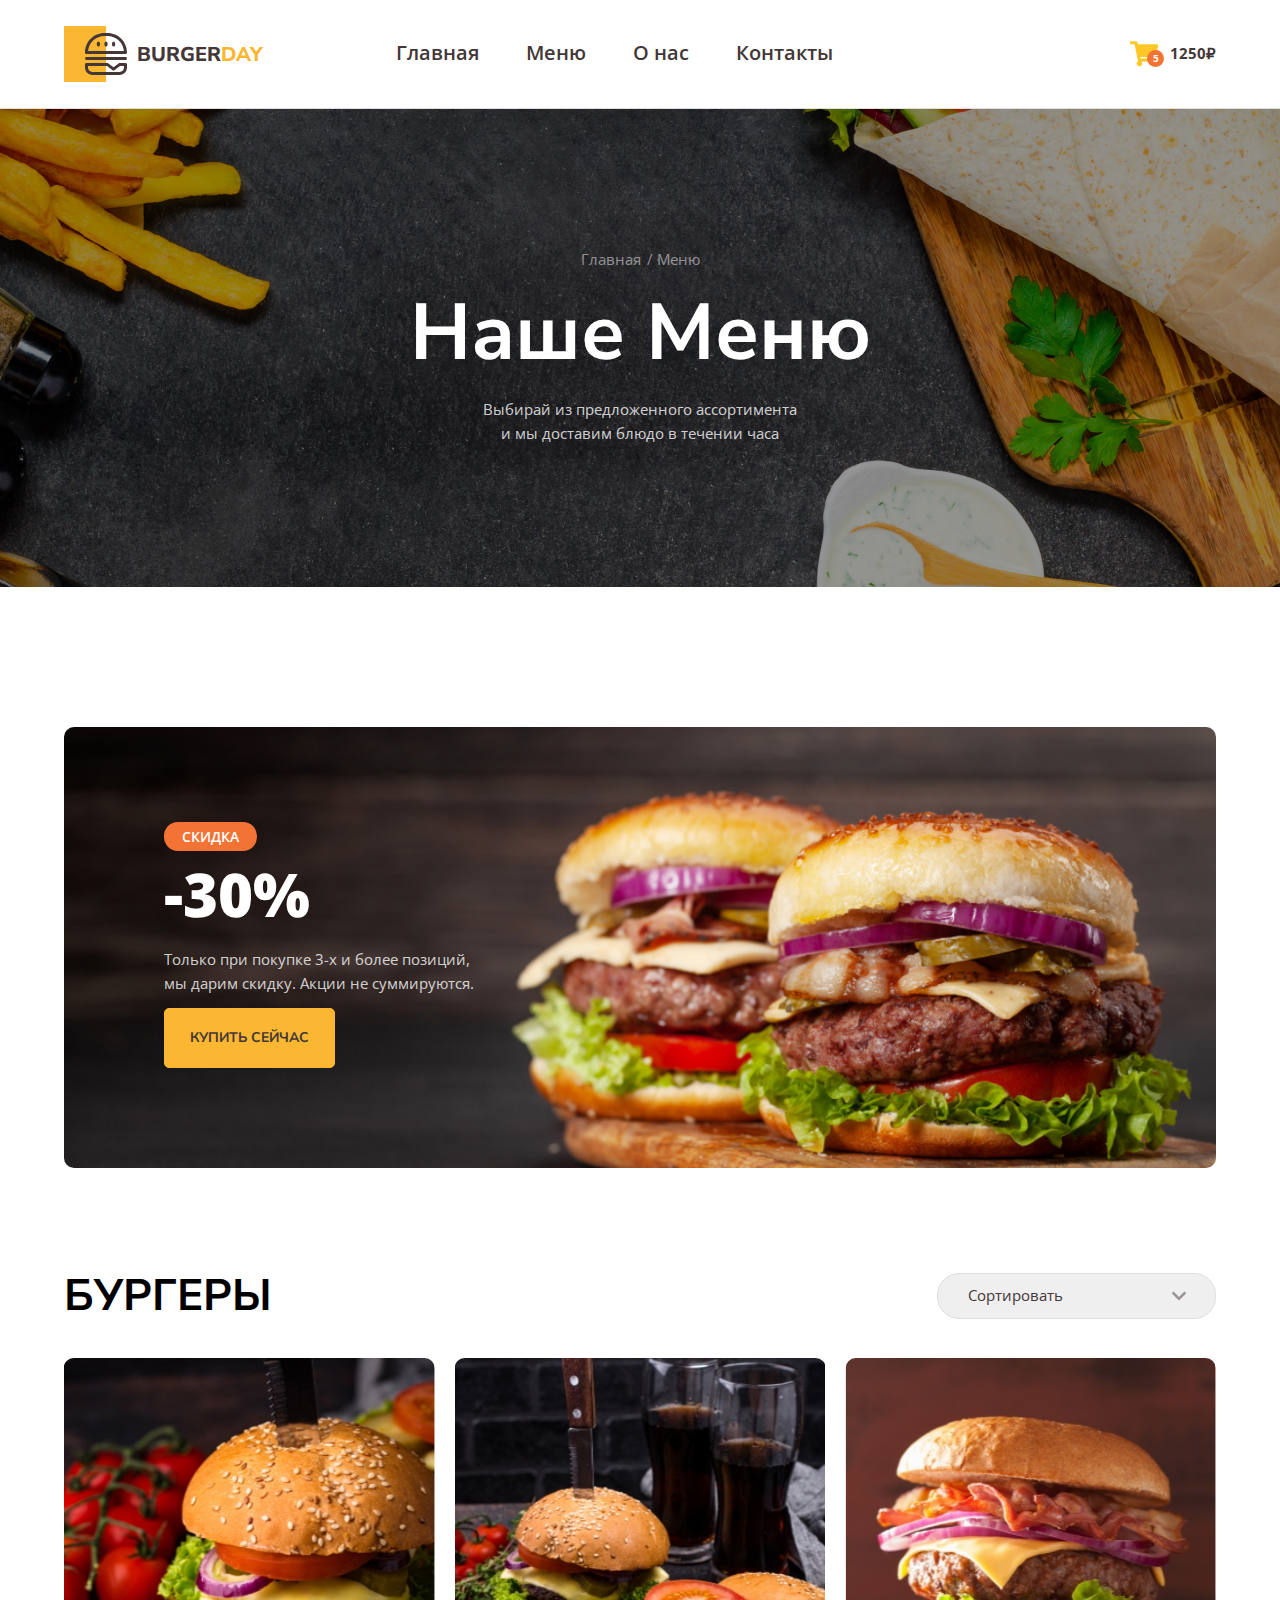
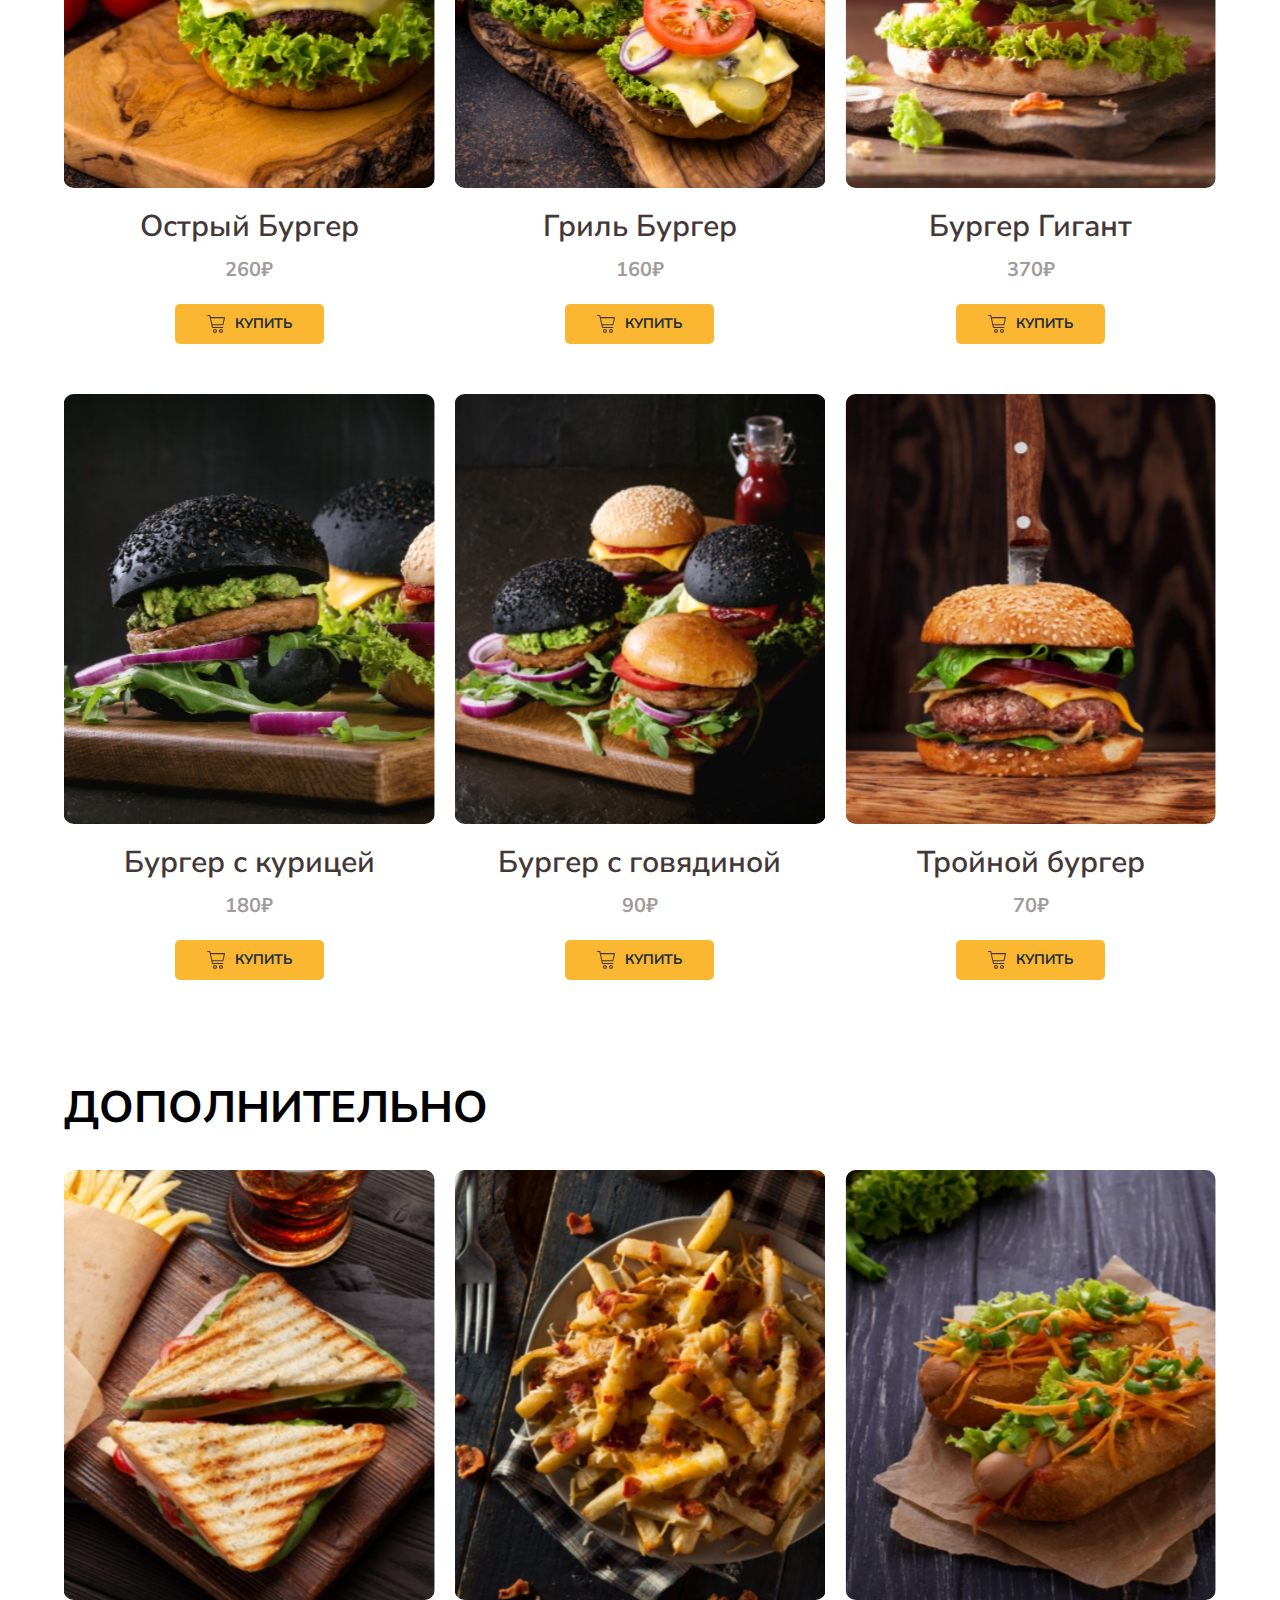
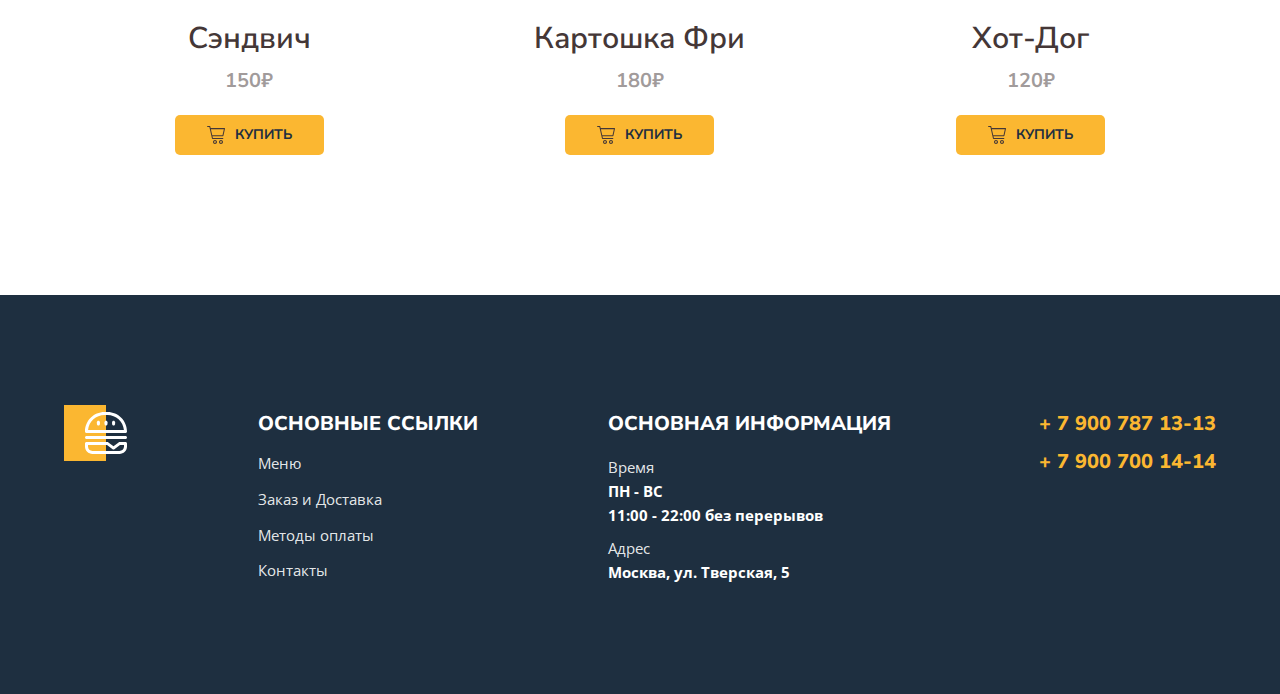
<file: index.html>
<!DOCTYPE html>
<html lang="ru">
<head>
    <meta charset="UTF-8">
    <meta name="viewport" content="width=device-width, initial-scale=1.0">
    <title>Меню - BurgerDay</title>
    <link rel="shortcut icon" href="images/favicon.ico">
    <link rel="icon" href="images/favicon.svg" type="image/svg+xml">
    <link rel="preconnect" href="https://fonts.googleapis.com">
    <link rel="preconnect" href="https://fonts.gstatic.com" crossorigin>
    <link href="https://fonts.googleapis.com/css2?family=Nunito+Sans:ital,opsz,wght@0,6..12,200..1000;1,6..12,200..1000&family=Open+Sans:ital,wght@0,300..800;1,300..800&display=swap" rel="stylesheet">
    <link rel="stylesheet" href="styles/normalize.min.css">
    <link rel="stylesheet" href="styles/main.css">
</head>
<body>
    <header class="header" id="headerTop">
        <div class="container">
            <div class="header-wrapper">
                <button class="burger-menu" onclick="openModal()"></button>
                <div class="logotype">
                    <a href="#" class="logo"></a>
                    <a href="#" class="logo-text">BURGER<span class="logo-text logo-span">DAY</span></a>
                </div>
                <nav class="nav">
                    <a href="#" class="nav-link">Главная</a>
                    <a href="index.html" class="nav-link">Меню</a>
                    <a href="#" class="nav-link">О нас</a>
                    <a href="contact.html" class="nav-link">Контакты</a>
                </nav>
                <a class="cart" href="#">1250₽ <span class="cart-count">5</span></a>
            </div>
        </div>
    </header>
    <section class="hero">
        <div class="container">
            <ul class="breadcrumbs">
                <li class="breadcrumbs-item"><a class="breadcrumbs-link" href="#">Главная</a></li>
                <li class="breadcrumbs-item">Меню</li>
            </ul>
            <h1 class="hero-title">Наше меню</h1>
            <p class="hero-description">Выбирай из предложенного ассортимента и мы доставим блюдо в&nbsp;течении часа</p>
        </div>
    </section>
    <section class="banner">
        <div class="container">
            <div class="banner-wrapper">
                <span class="banner-discount">Скидка</span>
                <h2 class="banner-title">-30%</h2>
                <p class="banner-description">
                    Только при покупке 3-х и более позиций,
                    мы дарим скидку. Акции&nbsp;не суммируются.
                </p>
                <!-- <a href="#menuBurger" class="banner-btn">Купить сейчас</a> -->
                <button href="#menuBurger" class="banner-btn">Купить сейчас</button>
            </div>
        </div>
    </section>
    <main>
        <section id="menuBurger">
            <div class="container">
                <div class="menu">
                    <div class="menu-header">
                        <h2 class="menu-title">Бургеры</h2>
                        <select class="menu-select">
                            <option value="Сортировать" disabled selected>Сортировать</option>
                            <option value="По умолчанию">По умолчанию</option>
                            <option value="По возрастанию цены">По возрастанию цены</option>
                            <option value="По убыванию цены">По убыванию цены</option>
                        </select>
                    </div>
                    <div class="menu-box">
                        <div class="menu-item">
                            <div class="menu-thumb">
                                <img src="images/menu/01.jpeg" alt="Острый бургер">
                            </div>
                            <h3 class="menu-name">Острый Бургер</h3>
                            <p class="menu-price">260₽</p>
                            <button type="button" class="menu-btn">Купить</button>
                        </div>
                        <div class="menu-item">
                            <div class="menu-thumb">
                                <img src="images/menu/02.jpeg" alt="Острый бургер">
                            </div>
                            <h3 class="menu-name">Гриль Бургер</h3>
                            <p class="menu-price">160₽</p>
                            <button type="button" class="menu-btn">Купить</button>
                        </div>
                        <div class="menu-item">
                            <div class="menu-thumb">
                                <img src="images/menu/03.jpeg" alt="Острый бургер">
                            </div>
                            <h3 class="menu-name">Бургер Гигант</h3>
                            <p class="menu-price">370₽</p>
                            <button type="button" class="menu-btn">Купить</button>
                        </div>
                        <div class="menu-item">
                            <div class="menu-thumb">
                                <img src="images/menu/04.jpeg" alt="Острый бургер">
                            </div>
                            <h3 class="menu-name">Бургер с курицей</h3>
                            <p class="menu-price">180₽</p>
                            <button type="button" class="menu-btn">Купить</button>
                        </div>
                        <div class="menu-item">
                            <div class="menu-thumb">
                                <img src="images/menu/05.jpeg" alt="Острый бургер">
                            </div>
                            <h3 class="menu-name">Бургер с говядиной</h3>
                            <p class="menu-price">90₽</p>
                            <button type="button" class="menu-btn">Купить</button>
                        </div>
                        <div class="menu-item">
                            <div class="menu-thumb">
                                <img src="images/menu/06.jpeg" alt="Острый бургер">
                            </div>
                            <h3 class="menu-name">Тройной бургер</h3>
                            <p class="menu-price">70₽</p>
                            <button type="button" class="menu-btn">Купить</button>
                        </div>
                    </div>
                </div>
            </div>
        </section>
        <section>
            <div class="container">
                <div class="menu">
                    <div class="menu-header">
                        <h2 class="menu-title">Дополнительно</h2>
                    </div>
                    <div class="menu-box _additionally">
                        <div class="menu-item _additionally">
                            <div class="menu-thumb">
                                <img src="images/menu/07.jpeg" alt="Острый бургер">
                            </div>
                            <div class="menu-info">
                                <h3 class="menu-name">Сэндвич</h3>
                                <p class="menu-price">150₽</p>
                                <button type="button" class="menu-btn">Купить</button>
                            </div>
                        </div>
                        <div class="menu-item _additionally">
                            <div class="menu-thumb">
                                <img src="images/menu/08.jpeg" alt="Острый бургер">
                            </div>
                            <div class="menu-info">
                                <h3 class="menu-name">Картошка Фри</h3>
                                <p class="menu-price">180₽</p>
                                <button type="button" class="menu-btn">Купить</button>
                            </div>
                        </div>
                        <div class="menu-item _additionally">
                            <div class="menu-thumb">
                                <img src="images/menu/09.jpeg" alt="Острый бургер">
                            </div>
                            <div class="menu-info">
                                <h3 class="menu-name">Хот-Дог</h3>
                                <p class="menu-price">120₽</p>
                                <button type="button" class="menu-btn">Купить</button>
                            </div>
                        </div>
                    </div>
                </div>
            </div>
        </section>
    </main>
    <footer class="footer">
        <div class="container">
            <div class="footer-wrapper">
                <a href="#" class="footer-logo"></a>
                <div class="footer-item">
                    <h3 class="footer-title">Основные ссылки</h3>
                    <nav class="footer-nav">
                        <a class="footer-nav-link" href="index.html">Меню</a><br>
                        <a class="footer-nav-link" href="#">Заказ и Доставка</a><br>
                        <a class="footer-nav-link" href="#">Методы оплаты</a><br>
                        <a class="footer-nav-link" href="contact.html">Контакты</a>
                    </nav>
                    <a class="footer-tel _mobile" href="tel:+79007871313">+ 7 900 787 13-13</a>
                    <a class="footer-tel _mobile" href="tel:+79007001414">+ 7 900 700 14-14</a>
                </div>
                <div class="footer-item">
                    <h3 class="footer-title">Основная информация</h3>
                    <ul class="footer-list">
                        <li>
                            <span class="footer-span">Время</span><br>
                            ПН - ВС<br>
                            11:00 - 22:00 без перерывов
                        </li> 
                        <li>
                            <span class="footer-span">Адрес</span><br>
                            Москва, ул. Тверская, 5
                        </li> 
                    </ul>
                </div>
                <div class="footer-item">
                    <a class="footer-tel" href="tel:+79007871313">+ 7 900 787 13-13</a>
                    <a class="footer-tel" href="tel:+79007001414">+ 7 900 700 14-14</a>
                </div>
            </div>
        </div>
    </footer>
    <a href="#headerTop" class="button-up hidden" id="btnUp">Наверх</a>
    <div class="modal" id="modal">
        <nav class="nav _modal">
            <a href="#" class="nav-link">Главная</a>
            <a href="index.html" class="nav-link">Меню</a>
            <a href="#" class="nav-link">О нас</a>
            <a href="contact.html" class="nav-link">Контакты</a>
        </nav>
        <button class="modal-close" onclick="closeModal()"></button>
    </div>
    <script src="scripts/script.js"></script>
</body>
</html>
</file>
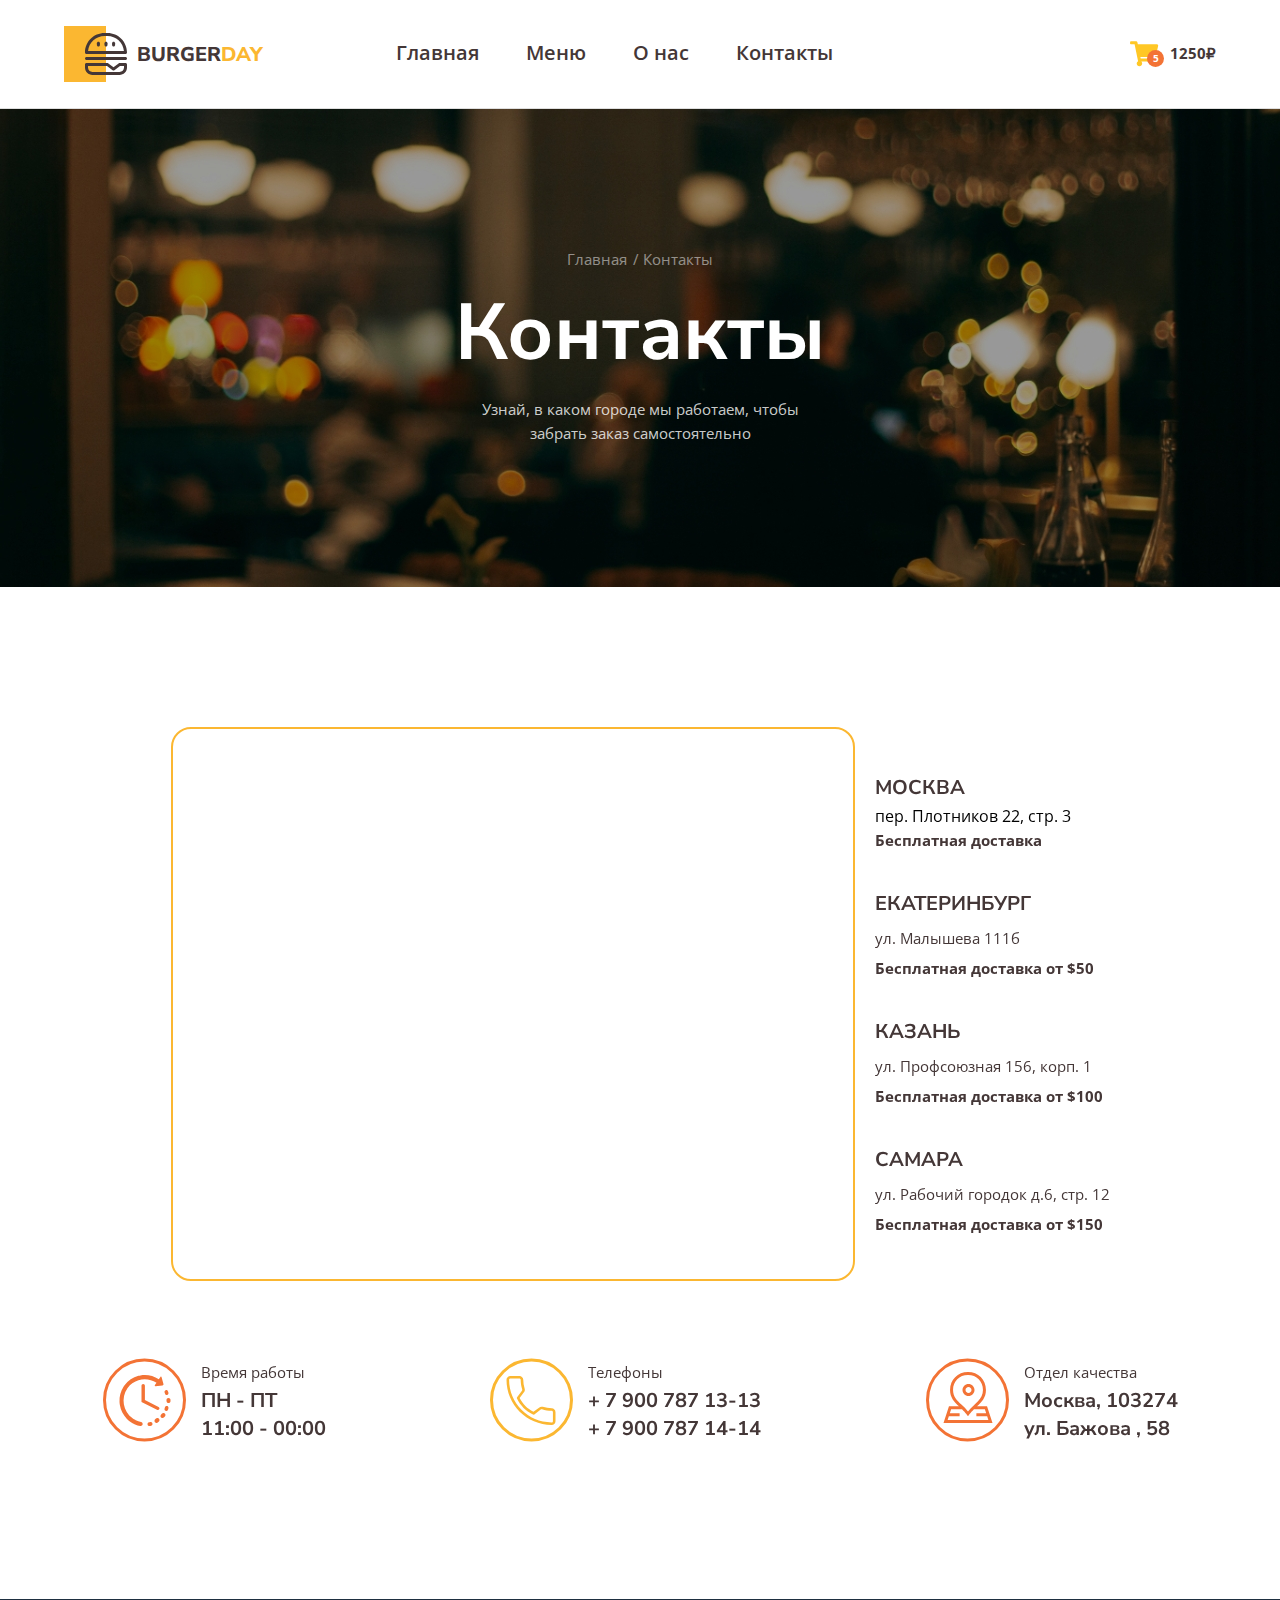
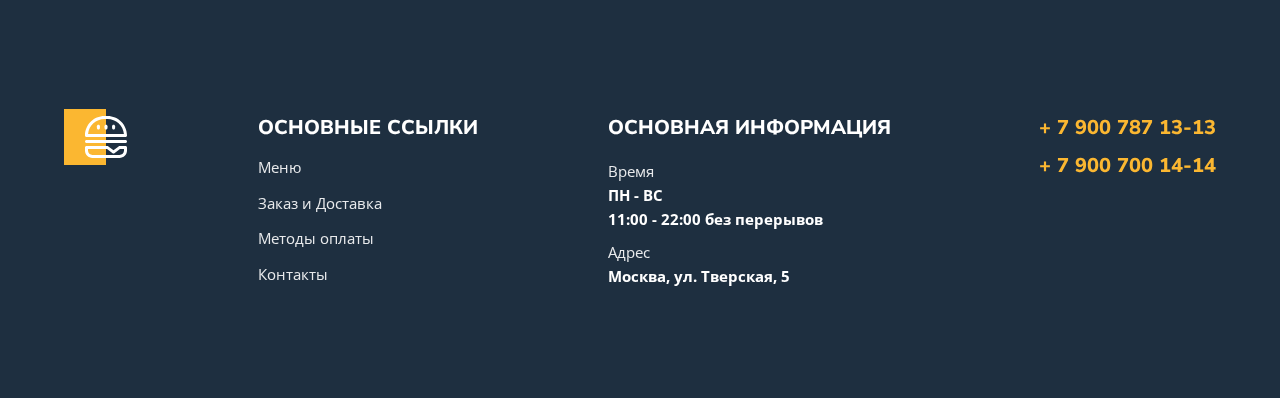
<file: contact.html>
<!DOCTYPE html>
<html lang="ru">
<head>
    <meta charset="UTF-8">
    <meta name="viewport" content="width=device-width, initial-scale=1.0">
    <title>Контакты - BurgerDay</title>
    <link rel="shortcut icon" href="images/favicon.ico">
    <link rel="icon" href="images/favicon.svg" type="image/svg+xml">
    <link rel="preconnect" href="https://fonts.googleapis.com">
    <link rel="preconnect" href="https://fonts.gstatic.com" crossorigin>
    <link href="https://fonts.googleapis.com/css2?family=Nunito+Sans:ital,opsz,wght@0,6..12,200..1000;1,6..12,200..1000&family=Open+Sans:ital,wght@0,300..800;1,300..800&display=swap" rel="stylesheet">
    <link rel="stylesheet" href="styles/normalize.min.css">
    <link rel="stylesheet" href="styles/main.css">
</head>
<body>
    <header class="header" id="headerTop">
        <div class="container">
            <div class="header-wrapper">
                <button class="burger-menu" onclick="openModal()"></button>
                <div class="logotype">
                    <a href="#" class="logo"></a>
                    <a href="#" class="logo-text">BURGER<span class="logo-text logo-span">DAY</span></a>
                </div>
                <nav class="nav">
                    <a href="#" class="nav-link">Главная</a>
                    <a href="index.html" class="nav-link">Меню</a>
                    <a href="#" class="nav-link">О нас</a>
                    <a href="contact.html" class="nav-link">Контакты</a>
                </nav>
                <a class="cart" href="#">1250₽ <span class="cart-count">5</span></a>
                <!-- <div class="user-info">
                    
                    <a href="#" class="user"></a>
                </div> -->
            </div>
        </div>
    </header>
    <section class="hero hero-contact">
        <div class="container">
            <ul class="breadcrumbs">
                <li class="breadcrumbs-item"><a class="breadcrumbs-link" href="#">Главная</a></li>
                <li class="breadcrumbs-item">Контакты</li>
            </ul>
            <h1 class="hero-title">Контакты</h1>
            <p class="hero-description">Узнай, в каком городе мы работаем, чтобы забрать заказ самостоятельно</p>
        </div>
    </section>
    <main>
        <div class="container">
            <div class="contact">
                <div class="contact-main">
                    <iframe class="yandex-map" src="https://yandex.ru/map-widget/v1/?um=constructor%3Ac185bc54807f23f76f684be8e7baf91f970f790ca6d9cb8cbef81c8834d06ccd&amp;source=constructor" frameborder="0"></iframe>
                    <ul class="adresses">
                        <li class="contact-list">
                            <h3 class="city">Москва</h3>
                            <span class="adress">пер. Плотников 22, стр. 3</span><br>
                            <span class="delivery">Бесплатная доставка</span>
                        </li>
                        <li class="contact-list">
                            <h3 class="city">Екатеринбург</h3>
                            <span class="contact-span">ул. Малышева 111б</span><br>
                            <span class="delivery">Бесплатная доставка от $50</span>
                        </li>
                        <li class="contact-list">
                            <h3 class="city">Казань</h3>
                            <span class="contact-span">ул. Профсоюзная 156, корп. 1</span><br>
                            <span class="delivery">Бесплатная доставка от $100</span>
                        </li>
                        <li class="contact-list">
                            <h3 class="city">Самара</h3>
                            <span class="contact-span">ул. Рабочий городок д.6, стр. 12</span><br>
                            <span class="delivery">Бесплатная доставка от $150</span>
                        </li>
                    </ul>
                </div>
                <div class="contact-second">
                    <div class="contact-second-item">
                        <img src="images/contact/time.svg" alt="">
                        <ul class="contact-second-ul">
                            <li class="contact-span">Время работы</li>
                            <li class="contact-second-info">ПН - ПТ <br>11:00 - 00:00</li>
                        </ul>
                    </div>
                    <div class="contact-second-item">
                        <img src="images/contact/phone.svg" alt="">
                        <ul class="contact-second-ul">
                            <li class="contact-span">Телефоны</li>
                            <li class="contact-second-info">+ 7 900 787 13-13
                                <br>+ 7 900 787 14-14</li>
                        </ul>
                    </div>
                    <div class="contact-second-item">
                        <img src="images/contact/map-mark.svg" alt="">
                        <ul class="contact-second-ul">
                            <li class="contact-span">Отдел качества</li>
                            <li class="contact-second-info">Москва, 103274<br>ул. Бажова , 58</li>
                        </ul>
                    </div>
                </div>
            </div>
        </div>
    </main>
    <footer class="footer">
        <div class="container">
            <div class="footer-wrapper">
                <a href="#" class="footer-logo"></a>
                <div class="footer-item">
                    <h3 class="footer-title">Основные ссылки</h3>
                    <nav class="footer-nav">
                        <a class="footer-nav-link" href="index.html">Меню</a><br>
                        <a class="footer-nav-link" href="#">Заказ и Доставка</a><br>
                        <a class="footer-nav-link" href="#">Методы оплаты</a><br>
                        <a class="footer-nav-link" href="contact.html">Контакты</a>
                    </nav>
                    <a class="footer-tel _mobile" href="tel:+79007871313">+ 7 900 787 13-13</a>
                    <a class="footer-tel _mobile" href="tel:+79007001414">+ 7 900 700 14-14</a>
                </div>
                <div class="footer-item">
                    <h3 class="footer-title">Основная информация</h3>
                    <ul class="footer-list">
                        <li>
                            <span class="footer-span">Время</span><br>
                            ПН - ВС<br>
                            11:00 - 22:00 без перерывов
                        </li> 
                        <li>
                            <span class="footer-span">Адрес</span><br>
                            Москва, ул. Тверская, 5
                        </li> 
                    </ul>
                </div>
                <div class="footer-item">
                    <a class="footer-tel" href="tel:+79007871313">+ 7 900 787 13-13</a>
                    <a class="footer-tel" href="tel:+79007001414">+ 7 900 700 14-14</a>
                </div>
            </div>
        </div>
    </footer>
    <a href="#headerTop" class="button-up hidden" id="btnUp">Наверх</a>
    <div class="modal" id="modal">
        <nav class="nav _modal">
            <a href="#" class="nav-link">Главная</a>
            <a href="index.html" class="nav-link">Меню</a>
            <a href="#" class="nav-link">О нас</a>
            <a href="contact.html" class="nav-link">Контакты</a>
        </nav>
        <button class="modal-close" onclick="closeModal()"></button>
    </div>
    <script src="scripts/script.js"></script>
</body>
</html>
</file>
<file: styles/main.css>
:root {
  --open-sans: "Open Sans", sans-serif;
  --nunito-sans: "Nunito Sans", sans-serif;

  --accent-light: #fbb731;
  --accent-dark: #f37335;
  --dark: #443737;
  --light: #ffffff;
  --light-rgb: 255, 255, 255;
  --line: #dedede;

  --tr: 0.5s;
}

body {
  font-family: var(--open-sans);
}

a {
  text-decoration: none;
}

.container {
  width: 100%;
  max-width: 1182px;
  margin: 0 auto;
  padding-left: 15px;
  padding-right: 15px;
  box-sizing: border-box;
}

/* Header */

.header {
  border-bottom: 1px solid var(--line);
}

.header-wrapper {
  display: flex;
  align-items: center;
  /* justify-content: space-between; */
  gap: 56px;
  padding-top: 26px;
  padding-bottom: 26px;
}

.burger-menu {
  display: none;
  width: 34px;
  height: 22px;
  background-image: url(../images/burger-menu.svg);
  background-repeat: no-repeat;
  background-size: contain;
  background-color: transparent;
  border: none;
}

.logo {
  display: block;
  width: 63px;
  height: 56px;
  background-image: url(../images/logo.svg);
  background-repeat: no-repeat;
  background-size: contain;
}

.logotype {
  display: flex;
  align-items: center;
  gap: 10px;
}

.logo-text {
  font-family: var(--nunito-sans);
  color: var(--dark);
  font-weight: 800;
  font-size: 20px;
}

.logo-span {
  color: var(--accent-light);
}

.nav {
  flex-grow: 1;
  display: flex;
  gap: 47px;
  margin-left: min(6vw, 140px);
}

.nav-link {
  color: var(--dark);
  font-weight: 600;
  font-size: 20px;
}

.nav-link::after {
  content: "";
  display: block;
  width: 100%;
  height: 3px;
  background-color: transparent;
  border-radius: 1.5px;
  transition: var(--tr);
}

.nav-link:hover::after {
  background-color: var(--accent-light);
}

.cart {
  display: flex;
  align-items: center;
  gap: 10px;
  color: var(--dark);
  font-weight: 700;
  font-size: 15px;
  position: relative;
}

.cart::before {
  content: "";
  display: block;
  width: 30px;
  height: 26px;
  background-image: url(../images/shopping-cart.svg);
  background-repeat: no-repeat;
  background-size: contain;
}

.cart-count {
  display: flex;
  align-items: center;
  justify-content: center;
  width: 17px;
  height: 17px;
  font-size: 10px;
  color: var(--light);
  background-color: var(--accent-dark);
  border-radius: 100%;
  position: absolute;
  left: 17px;
  bottom: 0px;
}

.user-info {
  display: flex;
  gap: 25px;
}

.user {
  content: "";
  background-image: url(../images/user.svg);
  width: 30px;
  height: 30px;
  background-repeat: no-repeat;
  background-size: contain;
}

.button-up {
  position: fixed;
  right: 10px;
  bottom: 10px;
  background-color: var(--accent-light);
  text-align: center;
  border: none;
  padding: 5px 10px;
  border-radius: 5px;
  color: rgb(68, 55, 55);
  font-family: var(--nunito-sans);
  font-size: 14px;
  font-weight: 700;
  line-height: 18px;
  letter-spacing: 0px;
  text-align: center;
  text-transform: uppercase;
  transition: var(--tr);
}

.button-up:hover {
  background-color: var(--accent-dark);
  cursor: pointer;
}

.button-up.hidden {
  opacity: 0;
}

.button-up.visible {
  opacity: 1;
}

/* Hero */

.hero {
  background-image: url(../images/hero.jpg);
  background-repeat: no-repeat;
  background-size: cover;
  background-position: center center;
  text-align: center;
  padding-top: 142px;
  padding-bottom: 142px;
}

.hero-contact {
  background-image: url(../images/hero-contact.jpeg);
}

.breadcrumbs {
  display: flex;
  align-items: center;
  justify-content: center;
  gap: 16px;
  list-style-type: none;
  padding-left: 0;
  color: rgba(var(--light-rgb), 0.5);
  font-size: 15px;
  margin-top: 0;
  margin-bottom: 0;
}

.breadcrumbs-item {
  position: relative;
}

.breadcrumbs-item:not(:last-child)::after {
  content: "/";
  position: absolute;
  right: -12px;
}

.breadcrumbs-link {
  color: rgba(var(--light-rgb), 0.5);
}

.breadcrumbs-link:hover {
  color: var(--accent-light);
}

.hero-title {
  color: var(--light);
  font-family: var(--nunito-sans);
  font-size: 79px;
  font-weight: 700;
  text-transform: capitalize;
  margin-top: 20px;
  margin-bottom: 18px;
}

.hero-description {
  max-width: 320px;
  margin: 0 auto;
  color: rgba(var(--light-rgb), 0.8);
  font-size: 15px;
  line-height: 160%;
}

/* Banner */

.banner {
  margin-top: 140px;
}

.banner-wrapper {
  background-image: url(../images/homemade-tasty-beef-burger.png);
  background-repeat: no-repeat;
  background-size: cover;
  padding: 100px;
  background-position: center center;
  border-radius: 10px;
}

.banner-discount {
  border-radius: 14px;
  padding: 5px 18px;
  color: var(--light);
  font-size: 14px;
  font-weight: 600;
  line-height: 18px;
  letter-spacing: 0px;
  text-align: center;
  text-transform: uppercase;
  background-color: var(--accent-dark);
}

.banner-title {
  margin-top: 10px;
  margin-bottom: 15px;
  color: var(--light);
  font-family: var(--open-sans);
  font-size: 60px;
  font-weight: 900;
  letter-spacing: 0px;
  line-height: 76px;
  text-align: left;
  text-transform: uppercase;
}

.banner-description {
  max-width: 328px;
  color: rgba(255, 255, 255, 0.8);
  margin-top: 0;
  margin-bottom: 13px;
  font-size: 15px;
  font-weight: 400;
  line-height: 24px;
  letter-spacing: 0px;
  text-align: left;
}

.banner-btn {
  background-color: var(--accent-light);
  text-align: center;
  border-width: 1px;
  border-color: var(--accent-light);
  padding: 20px 25px;
  border-radius: 5px;
  border-style: solid;
  color: rgb(68, 55, 55);
  font-family: var(--nunito-sans);
  font-size: 14px;
  font-weight: 700;
  line-height: 18px;
  letter-spacing: 0px;
  text-align: center;
  text-transform: uppercase;
  transition: var(--tr);
}

.banner-btn:hover {
  background: none;
  cursor: pointer;
  color: var(--accent-light);
}

/* menu */

.menu-header {
  display: flex;
  align-items: center;
  justify-content: space-between;
  margin-top: 100px;
  margin-bottom: 34px;
}

.menu-item {
  font-family: var(--nunito-sans);
  text-align: center;
}

.menu-title {
  margin-top: 0;
  margin-bottom: 0;
  font-family: var(--nunito-sans);
  font-size: 44px;
  font-weight: 700;
  line-height: 56px;
  letter-spacing: 0px;
  text-transform: uppercase;
}

.menu-select {
  color: var(--dark);
  font-size: 15px;
  appearance: none;
  flex-basis: 279px;
  background-image: url(../images/arrow.svg);
  background-size: 14px 10px;
  background-repeat: no-repeat;
  background-position: 89% center;
  border: 1px solid var(--line);
  padding: 13px 30px;
  border-radius: 22px;
}

.menu-select:hover {
  cursor: pointer;
}

.menu-name {
  color: var(--dark);
  font-size: 30px;
  font-weight: 600;
  line-height: 126%;
  margin-top: 0;
  margin-bottom: 10px;
}

.menu-price {
  color: #44373780;
  font-family: var(--nunito-sans);
  font-size: 20px;
  font-weight: 700;
  line-height: 28px;
  letter-spacing: 0px;
  text-align: center;
  margin-top: 0px;
  margin-bottom: 20px;
}

.menu-box {
  display: grid;
  grid-template-columns: repeat(3, 1fr);
  grid-template-rows: auto;
  gap: 50px 20px;
}

.menu-thumb {
  width: 100%;
  height: 430px;
  position: relative;
  overflow: hidden;
  margin-bottom: 20px;
}

.menu-thumb img {
  width: 100%;
  height: 100%;
  position: absolute;
  left: 50%;
  top: 50%;
  transform: translate(-50%, -50%);
  object-fit: cover;
  border-radius: 10px;
}

.menu-btn {
  display: flex;
  align-items: center;
  justify-content: center;
  gap: 10px;
  margin: 0 auto;
  font-size: 14px;
  font-family: var(--nunito-sans);
  font-weight: 700;
  padding: 11px 32px;
  text-transform: uppercase;
  text-decoration: none;
  color: #1e2f40;
  background-color: var(--accent-light);
  border: none;
  border-radius: 5px;
  transition: var(--tr);
}

.menu-btn:hover {
  cursor: pointer;
  background-color: var(--accent-dark);
}

.menu-btn::before {
  content: "";
  display: block;
  width: 18px;
  height: 18px;
  background-image: url(../images/button-cart.svg);
}

.footer {
  background-color: #1e2f40;
  padding: 110px 0px;
  margin-top: 140px;
}

.footer-wrapper {
  display: flex;
  justify-content: space-between;
  gap: 15px;
}

.footer-item {
  display: flex;
  flex-direction: column;
}

.footer-item:last-child {
  flex-basis: 194px;
}

.footer-logo {
  display: block;
  width: 63px;
  height: 56px;
  background-image: url(../images/Logo_min.svg);
  background-repeat: no-repeat;
  background-size: contain;
}

.footer-title {
  color: var(--light);
  font-family: var(--nunito-sans);
  font-size: 20px;
  margin-top: 0;
  margin-bottom: 12px;
  font-weight: 800;
  line-height: 190%;
  letter-spacing: none;
  text-align: left;
  text-transform: uppercase;
}

.footer-nav {
  display: flex;
  flex-direction: column;
}

.footer-nav-link {
  color: rgba(var(--light-rgb), 0.9);
  font-family: var(--open-sans);
  font-size: 15px;
  font-weight: 400;
  letter-spacing: 0px;
  text-align: left;
  transition: var(--tr);
}

.footer-nav-link:hover {
  color: var(--accent-light);
}

.footer-list {
  display: flex;
  flex-direction: column;
  row-gap: 9px;
  list-style-type: none;
  color: var(--light);
  padding: 0;
  margin: 0;
  font-size: 15px;
  font-weight: 700;
  line-height: 24px;
  text-align: left;
}

.footer-span {
  color: rgba(var(--light-rgb), 0.9);
  font-family: var(--open-sans);
  font-size: 15px;
  font-weight: 400;
  line-height: 24px;
  text-align: left;
}

.footer-tel {
  display: block;
  color: var(--accent-light);
  font-family: var(--nunito-sans);
  font-size: 20px;
  font-weight: 800;
  line-height: 38px;
  text-align: right;
  text-transform: uppercase;
  transition: var(--tr);
}

.footer-tel._mobile {
  display: none;
}

.footer-tel:hover {
  color: var(--accent-dark);
}

/* contact */

.contact {
  display: flex;
  flex-direction: column;
  width: 100%;
  max-width: 1075px;
  margin: 0 auto;
}

.contact-main {
  display: flex;
  gap: 20px;
  align-items: center;
  margin-top: 140px;
  justify-content: center;
}

.yandex-map {
  width: 100%;
  max-width: 680px;
  height: 80vw;
  max-height: 550px;
  border-radius: 20px;
  border: 2px solid var(--accent-light);
}

.adresses {
  list-style-type: none;
  padding: 0;
  margin: 0;
}

.contact-list:not(:last-child) {
  margin-bottom: 30px;
}

.city {
  font-family: var(--nunito-sans);
  font-size: 20px;
  font-weight: 700;
  line-height: 38px;
  letter-spacing: 0px;
  text-align: left;
  text-transform: uppercase;
  margin: 0;
  color: var(--dark);
}

.contact-span {
  font-family: var(--open-sans);
  font-size: 15px;
  font-weight: 400;
  line-height: 30px;
  color: var(--dark);
}

.delivery {
  font-family: var(--open-sans);
  font-size: 15px;
  font-weight: 700;
  line-height: 30px;
  color: var(--dark);
}

.contact-second {
  display: flex;
  justify-content: space-between;
  margin-top: 60px;
}

.contact-second-item {
  display: flex;
}

.contact-second-ul {
  list-style-type: none;
  padding-left: 15px;
}

.contact-second-info {
  color: var(--dark);
  font-family: var(--nunito-sans);
  font-size: 20px;
  font-weight: 700;
  line-height: 28px;
}

.modal {
    display: none;
}

/* Media */

@media (max-width: 1080px) {
  .header-wrapper {
    gap: 40px;
  }
}

@media (max-width: 1182px) {
  .burger-menu {
    display: block;
  }
  .nav {
    display: none;
  }
  .logotype {
    flex-grow: 1;
  }
  .logo {
    width: 63px;
    height: 47.81px;
  }
  .header-wrapper {
    gap: 15px;
  }
  .nav._modal {
    display: flex;
    flex-direction: column;
  }
  .modal {
    display: block;
    width: 100%;
    background-color: #fff8dc;
    padding: 40px 15px;
    position: absolute;
    top: -400px;
    left: 0;
    right: 0;
    margin: 0 auto;
    box-sizing: border-box;
    text-align: center;
    transition: var(--tr);
  }
  .nav-link::after {
    display: none;
  }
  .modal-close {
    display: block;
    width: 22px;
    height: 22px;
    background-image: url(../images/burger-close.svg);
    background-repeat: no-repeat;
    background-size: contain;
    background-color: transparent;
    border: none;
    position: absolute;
    top: 20px;
    right: 20px;
  }
  .banner {
    margin-top: 72px;
  }
  .banner-wrapper {
    padding: 100px 40px;
  }
  .menu-header {
    margin-top: 80px;
  }
  .menu-box {
    grid-template-columns: repeat(2, 1fr);
  }
  .menu-box._additionally {
    grid-template-columns: 1fr;
  }
  .menu-item._additionally {
    display: flex;
    align-items: center;
    gap: 20px;
  }
  .menu-item._additionally .menu-thumb {
    flex-basis: calc(60% - 20px);
    margin-bottom: 0;
    height: 260px;
  }
  .menu-item._additionally .menu-info {
    flex-basis: 40%;
  }
  .footer-item:last-child {
    display: none;
  }
  .footer-tel._mobile {
    display: block;
    text-align: left;
  }
  .footer-nav {
    margin-bottom: 20px;
  }
  .footer {
    padding-top: 62px;
    padding-bottom: 71px;
  }

  /* Contact */

  .contact-main {
    flex-direction: column-reverse;
  }
  .adresses {
    display: grid;
    grid-template-columns: repeat(2, 1fr);
    grid-template-rows: auto;
    gap: 20px 50px;
  }
  .contact-second {
    flex-direction: column;
    max-width: 300px;
    align-self: center;
}
}



@media (max-width: 730px) {
  .header-wrapper {
    gap: 21px;
    padding-top: 20px;
    padding-bottom: 20px;
  }
  .nav {
    display: none;
  }
  .nav._modal {
    display: flex;
    flex-direction: column;
  }
  .burger-menu {
    display: block;
  }
  .logo {
    width: 55px;
    height: 37px;
  }
  .modal {
    display: block;
    width: 100%;
    background-color: #fff8dc;
    padding: 40px 15px;
    position: absolute;
    top: -400px;
    left: 0;
    right: 0;
    margin: 0 auto;
    box-sizing: border-box;
    text-align: center;
    transition: var(--tr);
  }
  .nav-link::after {
    display: none;
  }
  .modal-close {
    display: block;
    width: 22px;
    height: 22px;
    background-image: url(../images/burger-close.svg);
    background-repeat: no-repeat;
    background-size: contain;
    background-color: transparent;
    border: none;
    position: absolute;
    top: 20px;
    right: 20px;
  }
  .hero {
    background-size: cover;
    background-position: center center;
    text-align: center;
    padding-top: 55px;
    padding-bottom: 55px;
  }
  .breadcrumbs {
    gap: 16px;
    font-size: 14px;
    font-weight: 400;
    line-height: 19px;
  }
  .hero-title {
    font-size: 38px;
    margin-top: 20px;
    margin-bottom: 8px;
  }
  .hero-description {
    max-width: 320px;
    font-size: 12px;
    line-height: 20px;
    letter-spacing: 0px;
  }
  .banner {
    margin-top: 33px;
  }
  .banner-wrapper {
    background-size: cover;
    padding: 35px 15px 30px 15px;
    background-position: center left;
    border-radius: 10px;
  }
  .banner-description {
    max-width: 220px;
    margin-bottom: 20px;
    font-size: 14px;
  }
  .menu-header {
    display: flex;
    align-items: center;
    justify-content: space-between;
    margin-top: 50px;
    margin-bottom: 30px;
  }
  .menu-title {
    font-size: 27px;
  }
  .menu-select {
    font-size: 12px;
    flex-basis: 136px;
    padding: 7px 15px;
    line-height: 24px;
    background-position: 93% center;
    width: 136px;
  }
  .menu-box {
    gap: 24px 20px;
  }
  .menu-thumb {
    margin-bottom: 10px;
    height: 50vw;
  }
  .menu-item._additionally .menu-thumb {
    height: 30vw;
  }
  .menu-name {
    font-size: 13px;
    margin-bottom: 8px;
  }
  .menu-price {
    font-size: 12px;
    margin-bottom: 14px;
  }
  .menu-btn {
    padding: 11px 22px;
  }
  .footer {
    margin-top: 80px;
  }
  .footer-wrapper {
    flex-direction: column;
    gap: 35px;
    position: relative;
  }
  .footer-logo {
    margin-bottom: 9px;
  }
  .footer-tel._mobile {
    position: absolute;
    top: -13px;
    right: 0;
  }
  .footer-tel._mobile + .footer-tel._mobile {
    top: 24px;
  }
  .footer-title {
    font-size: 18px;
  }
  .footer-nav {
    margin-bottom: 0;
  }

  /* Contact */

  .contact-main {
    margin-top: 50px;
  }
  .adresses {
    display: grid;
    grid-template-columns: repeat(1, 1fr);
    grid-template-rows: auto;
    gap: 0;
}
}

@media (max-width: 450px) {
  .menu-item._additionally .menu-thumb {
    flex-basis: calc(100% - 130px - 20px);
    height: 38vw;
  }
  .menu-item._additionally .menu-info {
    flex-basis: 130px;
  }
  .header-wrapper {
    justify-content: space-between;
  }
  .logo {
    display: none;
  }
}
</file>
